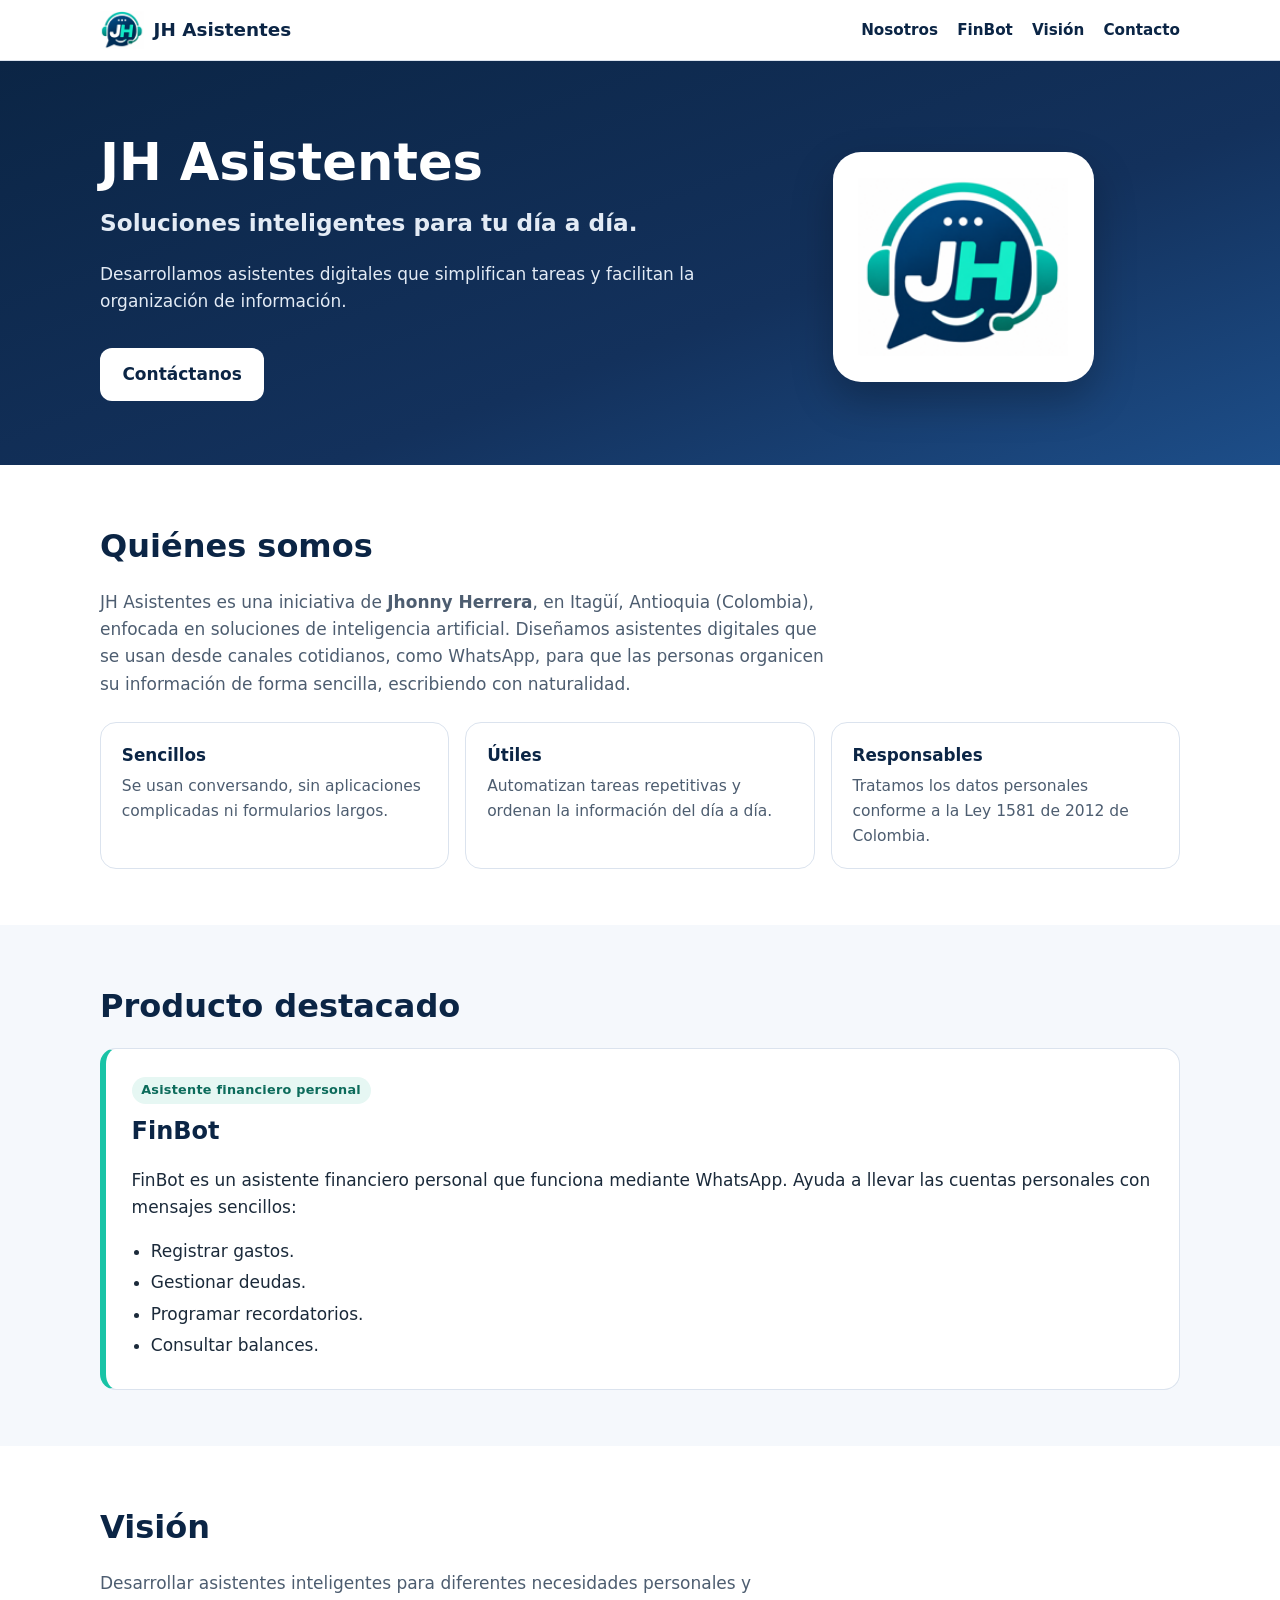
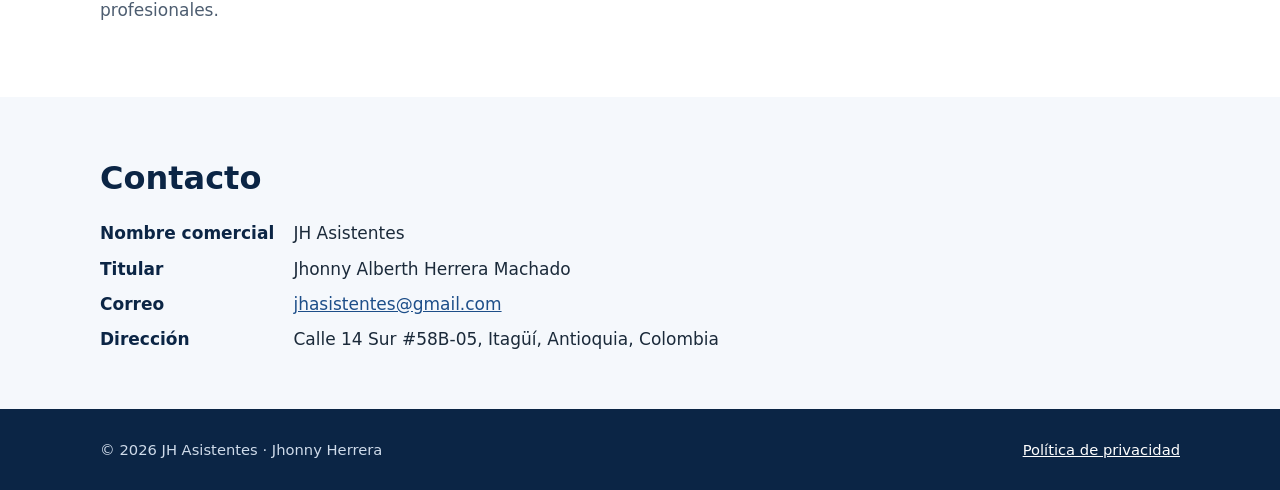
<file: index.html>
<!doctype html>
<html lang="es">
<head>
  <meta charset="utf-8">
  <meta name="viewport" content="width=device-width, initial-scale=1">
  <title>JH Asistentes · Soluciones inteligentes para tu día a día</title>
  <meta name="description" content="JH Asistentes desarrolla asistentes digitales con inteligencia artificial que simplifican tareas y facilitan la organización de información. Producto destacado: FinBot, asistente financiero personal por WhatsApp.">
  <!-- Verificación de dominio de Meta: pegar aquí la etiqueta que entrega Meta Business Suite, por ejemplo
       <meta name="facebook-domain-verification" content="CODIGO_DE_META" /> -->
  <meta property="og:title" content="JH Asistentes">
  <meta property="og:description" content="Soluciones inteligentes para tu día a día.">
  <meta property="og:type" content="website">
  <meta property="og:image" content="https://jhonnyahm.github.io/emblema.png">
  <meta property="og:url" content="https://jhonnyahm.github.io/">
  <link rel="canonical" href="https://jhonnyahm.github.io/">
  <link rel="icon" type="image/png" href="favicon.png">
  <link rel="stylesheet" href="estilos.css">
</head>
<body>
  <header class="encabezado">
    <div class="contenedor">
      <a class="marca" href="#inicio"><img src="emblema.png" alt="" width="44" height="37">JH Asistentes</a>
      <nav class="menu" aria-label="Secciones">
        <a class="opcional" href="#nosotros">Nosotros</a>
        <a href="#finbot">FinBot</a>
        <a class="opcional" href="#vision">Visión</a>
        <a href="#contacto">Contacto</a>
      </nav>
    </div>
  </header>

  <main id="inicio">
    <section class="portada" aria-labelledby="titulo">
      <div class="contenedor">
        <div>
          <h1 id="titulo">JH Asistentes</h1>
          <p class="eslogan">Soluciones inteligentes para tu día a día.</p>
          <p>Desarrollamos asistentes digitales que simplifican tareas y facilitan la organización de información.</p>
          <a class="boton" href="#contacto">Contáctanos</a>
        </div>
        <div class="emblema"><img src="emblema.png" alt="Logotipo de JH Asistentes" width="192" height="163"></div>
      </div>
    </section>

    <section id="nosotros" aria-labelledby="t-nosotros">
      <div class="contenedor">
        <h2 id="t-nosotros">Quiénes somos</h2>
        <p class="intro">JH Asistentes es una iniciativa de <strong>Jhonny Herrera</strong>, en Itagüí, Antioquia (Colombia), enfocada en
          soluciones de inteligencia artificial. Diseñamos asistentes digitales que se usan desde canales cotidianos,
          como WhatsApp, para que las personas organicen su información de forma sencilla, escribiendo con naturalidad.</p>
        <div class="tarjetas">
          <div class="tarjeta"><h3>Sencillos</h3><p>Se usan conversando, sin aplicaciones complicadas ni formularios largos.</p></div>
          <div class="tarjeta"><h3>Útiles</h3><p>Automatizan tareas repetitivas y ordenan la información del día a día.</p></div>
          <div class="tarjeta"><h3>Responsables</h3><p>Tratamos los datos personales conforme a la Ley 1581 de 2012 de Colombia.</p></div>
        </div>
      </div>
    </section>

    <section id="finbot" class="alterna" aria-labelledby="t-finbot">
      <div class="contenedor">
        <h2 id="t-finbot">Producto destacado</h2>
        <div class="producto">
          <span class="etiqueta">Asistente financiero personal</span>
          <h3>FinBot</h3>
          <p>FinBot es un asistente financiero personal que funciona mediante WhatsApp. Ayuda a llevar las cuentas personales
            con mensajes sencillos:</p>
          <ul class="lista">
            <li>Registrar gastos.</li>
            <li>Gestionar deudas.</li>
            <li>Programar recordatorios.</li>
            <li>Consultar balances.</li>
          </ul>
        </div>
      </div>
    </section>

    <section id="vision" aria-labelledby="t-vision">
      <div class="contenedor">
        <h2 id="t-vision">Visión</h2>
        <p class="intro">Desarrollar asistentes inteligentes para diferentes necesidades personales y profesionales.</p>
      </div>
    </section>

    <section id="contacto" class="alterna contacto" aria-labelledby="t-contacto">
      <div class="contenedor">
        <h2 id="t-contacto">Contacto</h2>
        <dl>
          <dt>Nombre comercial</dt><dd>JH Asistentes</dd>
          <dt>Titular</dt><dd>Jhonny Alberth Herrera Machado</dd>
          <dt>Correo</dt><dd><a href="mailto:jhasistentes@gmail.com">jhasistentes@gmail.com</a></dd>
          <dt>Dirección</dt><dd>Calle 14 Sur #58B-05, Itagüí, Antioquia, Colombia</dd>
        </dl>
      </div>
    </section>
  </main>

  <footer class="pie">
    <div class="contenedor">
      <span>© 2026 JH Asistentes · Jhonny Herrera</span>
      <span><a href="privacidad.html">Política de privacidad</a></span>
    </div>
  </footer>
</body>
</html>
</file>
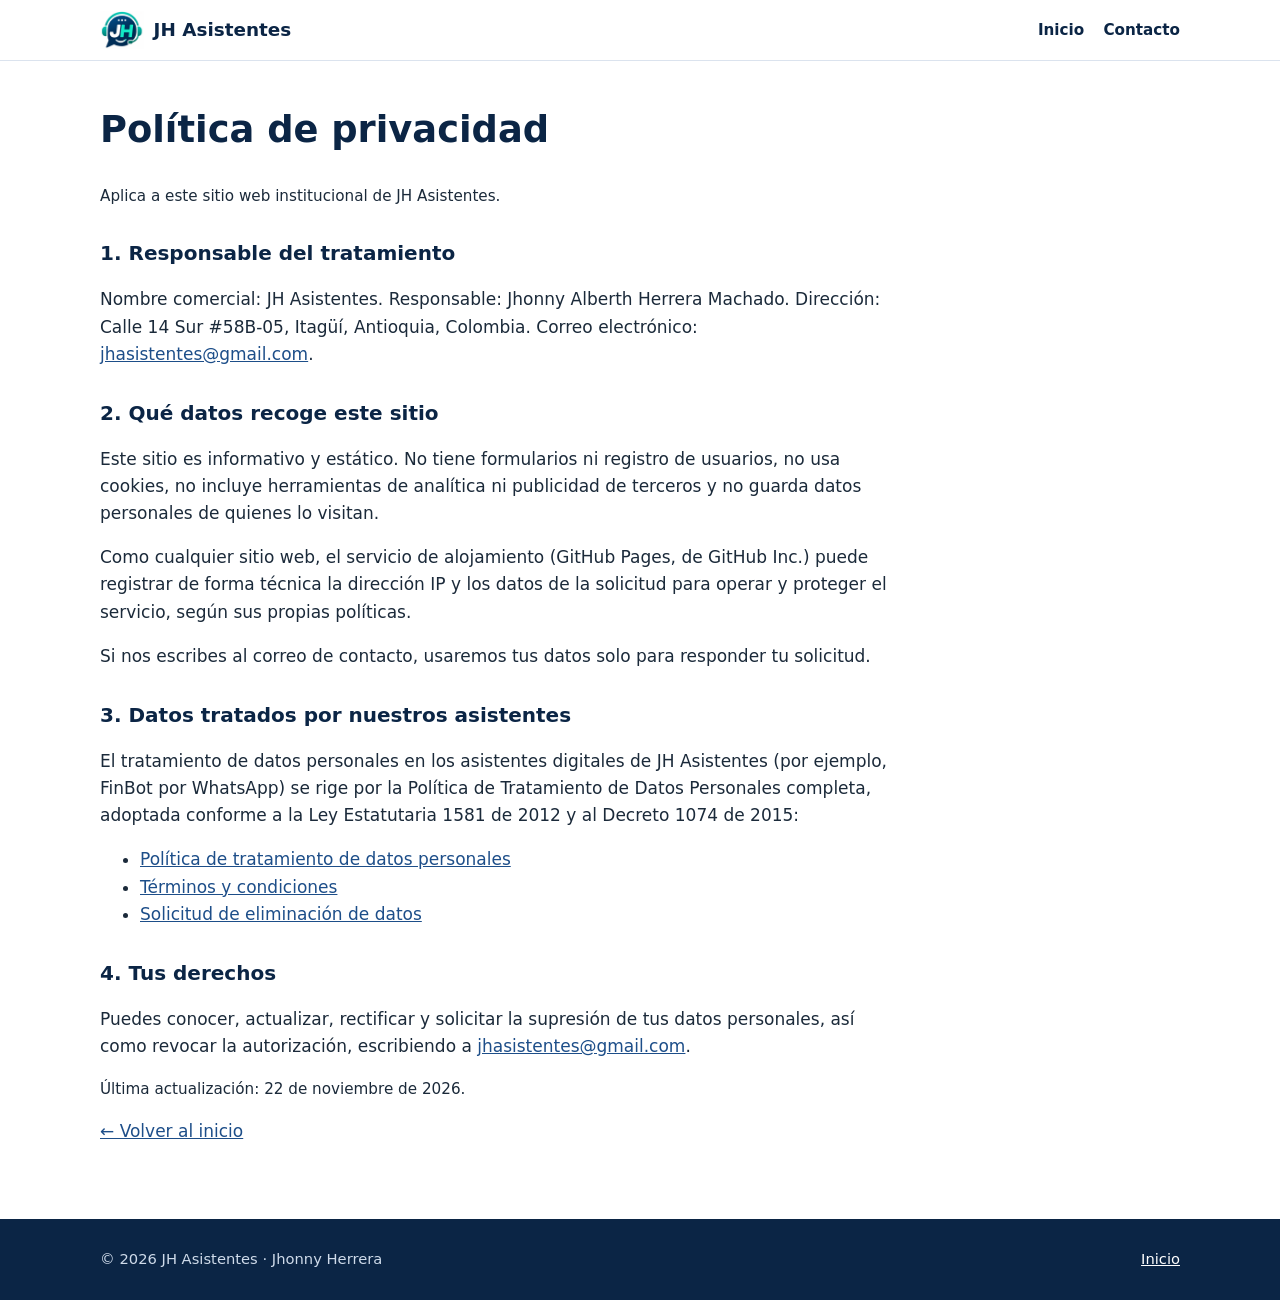
<file: privacidad.html>
<!doctype html>
<html lang="es">
<head>
  <meta charset="utf-8">
  <meta name="viewport" content="width=device-width, initial-scale=1">
  <title>Política de privacidad · JH Asistentes</title>
  <meta name="description" content="Política de privacidad de JH Asistentes y de este sitio web.">
  <link rel="icon" type="image/png" href="favicon.png">
  <link rel="stylesheet" href="estilos.css">
</head>
<body>
  <header class="encabezado">
    <div class="contenedor">
      <a class="marca" href="index.html"><img src="emblema.png" alt="" width="44" height="37">JH Asistentes</a>
      <nav class="menu" aria-label="Secciones"><a href="index.html">Inicio</a><a href="index.html#contacto">Contacto</a></nav>
    </div>
  </header>

  <main class="documento">
    <div class="contenedor">
      <h1>Política de privacidad</h1>
      <p class="nota">Aplica a este sitio web institucional de JH Asistentes.</p>

      <h2>1. Responsable del tratamiento</h2>
      <p>Nombre comercial: JH Asistentes. Responsable: Jhonny Alberth Herrera Machado. Dirección: Calle 14 Sur #58B-05,
        Itagüí, Antioquia, Colombia. Correo electrónico: <a href="mailto:jhasistentes@gmail.com">jhasistentes@gmail.com</a>.</p>

      <h2>2. Qué datos recoge este sitio</h2>
      <p>Este sitio es informativo y estático. No tiene formularios ni registro de usuarios, no usa cookies, no incluye
        herramientas de analítica ni publicidad de terceros y no guarda datos personales de quienes lo visitan.</p>
      <p>Como cualquier sitio web, el servicio de alojamiento (GitHub Pages, de GitHub Inc.) puede registrar de forma
        técnica la dirección IP y los datos de la solicitud para operar y proteger el servicio, según sus propias políticas.</p>
      <p>Si nos escribes al correo de contacto, usaremos tus datos solo para responder tu solicitud.</p>

      <h2>3. Datos tratados por nuestros asistentes</h2>
      <p>El tratamiento de datos personales en los asistentes digitales de JH Asistentes (por ejemplo, FinBot por WhatsApp)
        se rige por la Política de Tratamiento de Datos Personales completa, adoptada conforme a la Ley Estatutaria 1581 de
        2012 y al Decreto 1074 de 2015:</p>
      <ul>
        <li><a href="https://finbot-prod-mv6sz.ondigitalocean.app/privacidad">Política de tratamiento de datos personales</a></li>
        <li><a href="https://finbot-prod-mv6sz.ondigitalocean.app/terminos">Términos y condiciones</a></li>
        <li><a href="https://finbot-prod-mv6sz.ondigitalocean.app/eliminacion-datos">Solicitud de eliminación de datos</a></li>
      </ul>

      <h2>4. Tus derechos</h2>
      <p>Puedes conocer, actualizar, rectificar y solicitar la supresión de tus datos personales, así como revocar la
        autorización, escribiendo a <a href="mailto:jhasistentes@gmail.com">jhasistentes@gmail.com</a>.</p>

      <p class="nota">Última actualización: 22 de noviembre de 2026.</p>
      <p><a href="index.html">← Volver al inicio</a></p>
    </div>
  </main>

  <footer class="pie">
    <div class="contenedor"><span>© 2026 JH Asistentes · Jhonny Herrera</span><span><a href="index.html">Inicio</a></span></div>
  </footer>
</body>
</html>
</file>
<file: estilos.css>
:root {
  --marino: #0b2545;
  --marino-2: #13315c;
  --marino-3: #1d4e89;
  --acento: #19c3a6;
  --blanco: #ffffff;
  --fondo: #f5f8fc;
  --texto: #1b2a3a;
  --suave: #4d5d70;
  --borde: #dbe3ee;
}
* { box-sizing: border-box; }
html { scroll-behavior: smooth; }
body {
  margin: 0; font-family: system-ui, -apple-system, "Segoe UI", Roboto, Arial, sans-serif;
  color: var(--texto); background: var(--blanco); line-height: 1.6; font-size: 17px;
}
a { color: var(--marino-3); }
a:focus-visible { outline: 3px solid var(--acento); outline-offset: 2px; }
.contenedor { width: min(1080px, 100% - 2.5rem); margin-inline: auto; }

/* Encabezado */
.encabezado { background: var(--blanco); border-bottom: 1px solid var(--borde); position: sticky; top: 0; z-index: 10; }
.encabezado .contenedor { display: flex; align-items: center; justify-content: space-between; gap: 1rem; padding: .7rem 0; }
.marca { white-space: nowrap; display: flex; align-items: center; gap: .6rem; color: var(--marino); text-decoration: none; font-weight: 800; font-size: 1.15rem; }
.marca img { width: 44px; height: auto; }
.menu { display: flex; gap: 1.2rem; flex-wrap: wrap; }
.menu a { color: var(--marino); text-decoration: none; font-weight: 600; font-size: .95rem; }
.menu a:hover { color: var(--marino-3); text-decoration: underline; }

/* Portada */
.portada { background: linear-gradient(160deg, var(--marino) 0%, var(--marino-2) 60%, var(--marino-3) 100%); color: var(--blanco); padding: 4.5rem 0 4rem; }
.portada .contenedor { display: grid; grid-template-columns: 1.4fr 1fr; gap: 2.5rem; align-items: center; }
.portada h1 { font-size: clamp(2.1rem, 5vw, 3.2rem); line-height: 1.15; margin: 0 0 .8rem; }
.eslogan { font-size: clamp(1.15rem, 2.6vw, 1.45rem); color: #bfe9e1; margin: 0 0 1.2rem; font-weight: 600; }
.portada p { color: #e3ebf5; max-width: 38rem; }
.emblema { justify-self: center; background: var(--blanco); border-radius: 28px; padding: 1.6rem; box-shadow: 0 18px 40px rgba(0,0,0,.25); }
.emblema img { display: block; width: min(210px, 50vw); height: auto; }
.boton { display: inline-block; margin-top: 1rem; background: var(--blanco); color: var(--marino); padding: .8rem 1.4rem; border-radius: 12px; font-weight: 700; text-decoration: none; }
.boton:hover { background: #e6f7f3; }

/* Secciones */
section { padding: 3.5rem 0; }
.alterna { background: var(--fondo); }
h2 { color: var(--marino); font-size: clamp(1.5rem, 3.5vw, 2rem); margin: 0 0 1rem; }
.intro { color: var(--suave); max-width: 46rem; }
.tarjetas { display: grid; grid-template-columns: repeat(auto-fit, minmax(220px, 1fr)); gap: 1rem; margin-top: 1.5rem; }
.tarjeta { background: var(--blanco); border: 1px solid var(--borde); border-radius: 16px; padding: 1.2rem 1.3rem; }
.tarjeta h3 { margin: 0 0 .35rem; color: var(--marino); font-size: 1.05rem; }
.tarjeta p { margin: 0; color: var(--suave); font-size: .97rem; }
.producto { border-left: 6px solid var(--acento); background: var(--blanco); border-radius: 16px; padding: 1.6rem 1.6rem; border-top: 1px solid var(--borde); border-right: 1px solid var(--borde); border-bottom: 1px solid var(--borde); }
.etiqueta { display: inline-block; background: #e6f7f3; color: #0c6b5b; font-weight: 700; font-size: .8rem; padding: .2rem .6rem; border-radius: 999px; letter-spacing: .02em; }
.producto h3 { color: var(--marino); font-size: 1.5rem; margin: .5rem 0 .4rem; }
.lista { margin: 1rem 0 0; padding-left: 1.2rem; }
.lista li { margin: .25rem 0; }

/* Contacto */
.contacto dl { display: grid; grid-template-columns: max-content 1fr; gap: .5rem 1.2rem; margin: 1rem 0 0; }
.contacto dt { font-weight: 700; color: var(--marino); }
.contacto dd { margin: 0; color: var(--texto); overflow-wrap: anywhere; }

/* Pie */
.pie { background: var(--marino); color: #cfdbea; padding: 1.8rem 0; font-size: .92rem; }
.pie .contenedor { display: flex; flex-wrap: wrap; gap: .8rem 1.6rem; justify-content: space-between; }
.pie a { color: var(--blanco); }

/* Documento (política) */
.documento { padding: 2.5rem 0 3.5rem; }
.documento h1 { color: var(--marino); font-size: clamp(1.7rem, 4vw, 2.3rem); margin-top: 0; }
.documento h2 { font-size: 1.25rem; margin-top: 1.8rem; }
.documento p, .documento li { color: var(--texto); max-width: 50rem; }
.nota { color: var(--suave); font-size: .95rem; }

@media (max-width: 760px) {
  .portada { padding: 3rem 0; }
  .portada .contenedor { grid-template-columns: 1fr; }
  .emblema { order: -1; padding: 1rem; }
  .emblema img { width: 140px; }
  .menu { gap: .8rem; }
  .menu a { font-size: .88rem; }
  .contacto dl { grid-template-columns: 1fr; gap: .1rem; }
  .contacto dd { margin-bottom: .6rem; }
}
@media (max-width: 480px) {
  .menu .opcional { display: none; }
}
</file>
